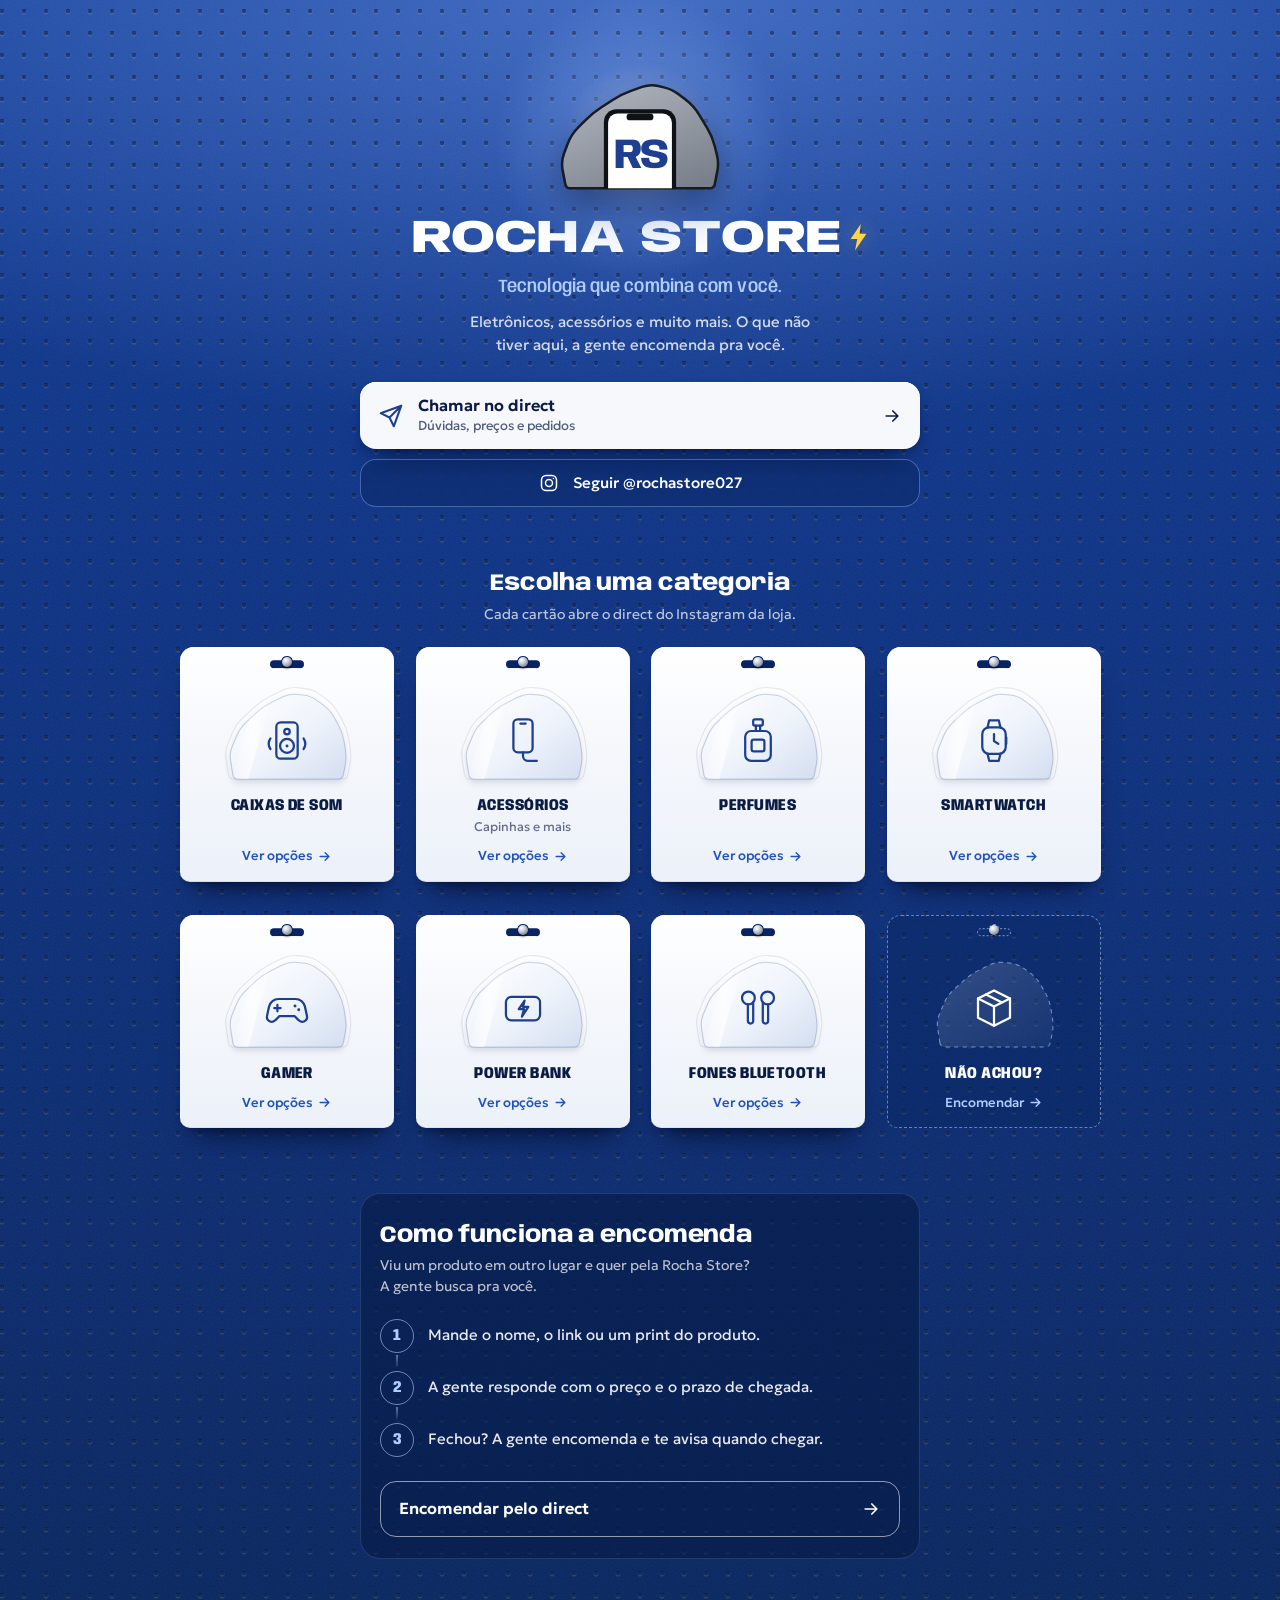
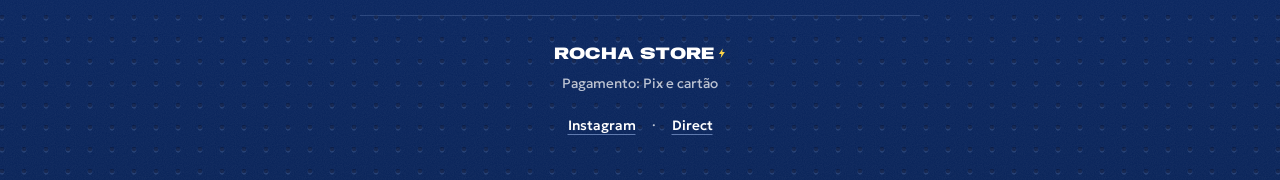
<file: index.html>
<!doctype html>
<html lang="pt-BR">
<head>
  <meta charset="utf-8">
  <meta name="viewport" content="width=device-width, initial-scale=1, viewport-fit=cover">
  <title>Rocha Store · Tecnologia que combina com você</title>
  <meta name="description" content="Caixas de som, fones Bluetooth, smartwatches, power banks, acessórios, perfumes e linha gamer. Escolha a categoria e peça direto pelo WhatsApp. Produtos sob encomenda.">
  <meta name="theme-color" content="#0B2F7E">

  <meta property="og:type" content="website">
  <meta property="og:title" content="Rocha Store ⚡">
  <meta property="og:description" content="Tecnologia que combina com você. Eletrônicos, acessórios e produtos sob encomenda.">
  <link rel="canonical" href="https://rocha-store-027.pages.dev/">
  <meta property="og:url" content="https://rocha-store-027.pages.dev/">
  <meta property="og:image" content="https://rocha-store-027.pages.dev/assets/img/og.jpg">
  <meta property="og:image:width" content="1200">
  <meta property="og:image:height" content="630">
  <meta property="og:locale" content="pt_BR">
  <meta name="twitter:card" content="summary_large_image">

  <link rel="icon" href="assets/img/favicon.svg" type="image/svg+xml">
  <link rel="apple-touch-icon" href="assets/img/apple-touch-icon.png">

  <link rel="preconnect" href="https://fonts.googleapis.com">
  <link rel="preconnect" href="https://fonts.gstatic.com" crossorigin>
  <link rel="stylesheet" href="https://fonts.googleapis.com/css2?family=Anybody:wdth,wght@50..150,400..900&family=Geologica:wght@300..700&display=swap">
  <link rel="stylesheet" href="assets/css/style.css">
</head>
<body>
  <!-- Desenhos compartilhados: gradiente da bolha de blister e recorte em forma de rocha -->
  <svg class="defs" width="0" height="0" aria-hidden="true" focusable="false">
    <defs>
      <linearGradient id="bolha" x1="0" y1="0" x2="1" y2="1">
        <stop offset="0" stop-color="#FFFFFF"/>
        <stop offset=".55" stop-color="#EEF3FB"/>
        <stop offset="1" stop-color="#D3DEF1"/>
      </linearGradient>
      <linearGradient id="bolha-vazia" x1="0" y1="0" x2="1" y2="1">
        <stop offset="0" stop-color="#FFFFFF" stop-opacity=".16"/>
        <stop offset="1" stop-color="#FFFFFF" stop-opacity=".04"/>
      </linearGradient>
      <linearGradient id="brilho" x1="0" y1="0" x2="1" y2="0">
        <stop offset="0" stop-color="#FFFFFF" stop-opacity="0"/>
        <stop offset=".5" stop-color="#FFFFFF" stop-opacity=".9"/>
        <stop offset="1" stop-color="#FFFFFF" stop-opacity="0"/>
      </linearGradient>
      <linearGradient id="pedra" x1=".2" y1="0" x2=".8" y2="1">
        <stop offset="0" stop-color="#AEB3BC"/>
        <stop offset="1" stop-color="#7A808B"/>
      </linearGradient>
      <clipPath id="corte-bolha">
        <path d="M9.3 86.1L7.2 72.9Q6 66 8.7 59.5L12.9 49.4Q16 42 21.9 36.6L32.1 27.4Q38 22 45.2 18.4L55.7 13.1Q62 10 69 10.7L75 11.3Q82 12 87.7 16.1L93.5 20.3Q100 25 104 31.9L108 39.1Q112 46 113.3 53.9L114.8 63.1Q116 70 114.6 76.9L112.8 86.1Q112 90 108 90L14 90Q10 90 9.3 86.1Z"/>
      </clipPath>
      <clipPath id="corte-bolha-larga">
        <path d="M9.4 100L7.1 83.9Q6 76 9.6 68.8L16 56Q20 48 27.1 42.4L40.9 31.6Q48 26 56.2 22.4L72.7 15.2Q80 12 88 12L100 12Q108 12 114.9 16L124.2 21.5Q132 26 137.1 33.4L144.9 44.6Q150 52 151.9 60.8L154.3 72.2Q156 80 154.7 87.9L152.7 100.1Q152 104 148 104L14 104Q10 104 9.4 100Z"/>
      </clipPath>
      <clipPath id="corte-celular">
        <rect x="0" y="0" width="200" height="148"/>
      </clipPath>
    </defs>
  </svg>

  <a class="pular" href="#parede">Pular para as categorias</a>

  <main class="pagina">
    <header class="topo">
      <div class="emblema" aria-hidden="true">
        <svg viewBox="0 0 200 160" class="emblema__svg">
          <path class="emblema__rocha" fill="url(#pedra)" d="M11.1 143.1L7.8 125.8Q6 116 9.5 106.6L13.8 95.2Q18 84 26.5 75.5L35.5 66.5Q44 58 54.1 51.5L67.9 42.5Q78 36 89.3 32L102.6 27.3Q112 24 121.7 26.2L128.3 27.8Q138 30 145.9 36.1L154.5 42.7Q164 50 170.3 60.2L179.7 75.8Q186 86 188.9 97.6L191.6 108.3Q194 118 192 127.8L189 143.1Q188 148 183 148L17 148Q12 148 11.1 143.1Z"/>
          <g clip-path="url(#corte-celular)">
            <rect x="57" y="54" width="86" height="120" rx="15" fill="#0E1116"/>
            <rect x="62" y="59" width="76" height="110" rx="11" fill="#FFFFFF"/>
            <rect x="84" y="59" width="32" height="8" rx="4" fill="#0E1116"/>
          </g>
          <text x="100" y="124" text-anchor="middle" class="emblema__rs">RS</text>
        </svg>
      </div>

      <h1 class="marca">Rocha Store<svg class="marca__raio" viewBox="0 0 24 32" aria-hidden="true"><path d="M14.5 1 3 18h7.5L8 31 21 12h-7.8z"/></svg></h1>
      <p class="slogan" data-texto="slogan">Tecnologia que combina com você.</p>
      <p class="apresentacao">Eletrônicos, acessórios e muito mais. O que não tiver aqui, a gente encomenda pra você.</p>

      <div class="acoes">
        <a class="botao botao--principal" data-contato data-mensagem="geral" href="#" target="_blank" rel="noopener">
          <svg class="botao__icone" data-icone-contato viewBox="0 0 24 24" aria-hidden="true"><path d="M12 2.2a9.7 9.7 0 0 0-8.4 14.6L2.3 21.8l5.1-1.3A9.7 9.7 0 1 0 12 2.2Zm0 17.7a8 8 0 0 1-4.1-1.1l-.3-.2-3 .8.8-2.9-.2-.3A8 8 0 1 1 12 19.9Zm4.4-6c-.2-.1-1.4-.7-1.7-.8-.2-.1-.4-.1-.5.1l-.8.9c-.1.2-.3.2-.5.1a6.6 6.6 0 0 1-3.3-2.9c-.2-.4.2-.4.7-1.3.1-.2 0-.3 0-.4l-.8-1.8c-.2-.5-.4-.4-.5-.4h-.5a.9.9 0 0 0-.7.3 2.8 2.8 0 0 0-.9 2.1 4.9 4.9 0 0 0 1 2.6 11.2 11.2 0 0 0 4.3 3.8c1.6.7 2.2.8 3 .6a2.5 2.5 0 0 0 1.7-1.2 2 2 0 0 0 .1-1.2c0-.1-.2-.2-.4-.3Z"/></svg>
          <span class="botao__texto">
            <span class="botao__rotulo" data-rotulo-contato>Chamar no WhatsApp</span>
            <span class="botao__apoio">Dúvidas, preços e pedidos</span>
          </span>
          <svg class="botao__seta" viewBox="0 0 24 24" aria-hidden="true"><path d="M5 12h13M13 6l6 6-6 6"/></svg>
        </a>
        <a class="botao botao--secundario" data-instagram href="https://www.instagram.com/rochastore027/" target="_blank" rel="noopener">
          <svg class="botao__icone" viewBox="0 0 24 24" aria-hidden="true"><rect x="3" y="3" width="18" height="18" rx="5.5"/><circle cx="12" cy="12" r="4.2"/><circle cx="17.3" cy="6.7" r=".9" class="cheio"/></svg>
          <span class="botao__rotulo">Seguir <span data-arroba>@rochastore027</span></span>
        </a>
      </div>
    </header>

    <section class="parede" id="parede" aria-labelledby="t-parede">
      <div class="secao-cabeca">
        <h2 id="t-parede">Escolha uma categoria</h2>
        <p data-ajuda-categorias>Cada cartão abre o WhatsApp com a mensagem pronta.</p>
      </div>
      <ul class="ganchos" data-ganchos>
        <!-- preenchido por main.js a partir de config.js -->
      </ul>
      <noscript>
        <p class="sem-js">Para ver as categorias, ative o JavaScript ou chame a gente no Instagram: <a href="https://www.instagram.com/rochastore027/">@rochastore027</a>.</p>
      </noscript>
    </section>

    <section class="sorteio" data-sorteio hidden aria-labelledby="t-sorteio">
      <a class="cartela" data-sorteio-link href="#" target="_blank" rel="noopener">
        <span class="furo furo--esq" aria-hidden="true"><span class="pino"></span></span>
        <span class="furo furo--dir" aria-hidden="true"><span class="pino"></span></span>
        <span class="cartela__texto">
          <span class="selo" data-sorteio-selo>Sorteio no Instagram</span>
          <span class="cartela__titulo" id="t-sorteio" data-sorteio-titulo>Concorra a um carregador portátil</span>
          <span class="cartela__corpo" data-sorteio-texto></span>
          <span class="cartela__acao"><span data-sorteio-botao>Ver post do sorteio</span><svg viewBox="0 0 24 24" aria-hidden="true"><path d="M5 12h13M13 6l6 6-6 6"/></svg></span>
        </span>
        <span class="cartela__bolha" aria-hidden="true">
          <svg viewBox="0 0 160 112">
            <path class="bolha__aba" d="M9.4 100L7.1 83.9Q6 76 9.6 68.8L16 56Q20 48 27.1 42.4L40.9 31.6Q48 26 56.2 22.4L72.7 15.2Q80 12 88 12L100 12Q108 12 114.9 16L124.2 21.5Q132 26 137.1 33.4L144.9 44.6Q150 52 151.9 60.8L154.3 72.2Q156 80 154.7 87.9L152.7 100.1Q152 104 148 104L14 104Q10 104 9.4 100Z" transform="translate(80 104) scale(1.07) translate(-80 -104)"/>
            <path class="bolha__casca" fill="url(#bolha)" d="M9.4 100L7.1 83.9Q6 76 9.6 68.8L16 56Q20 48 27.1 42.4L40.9 31.6Q48 26 56.2 22.4L72.7 15.2Q80 12 88 12L100 12Q108 12 114.9 16L124.2 21.5Q132 26 137.1 33.4L144.9 44.6Q150 52 151.9 60.8L154.3 72.2Q156 80 154.7 87.9L152.7 100.1Q152 104 148 104L14 104Q10 104 9.4 100Z"/>
            <g clip-path="url(#corte-bolha-larga)"><path class="bolha__reflexo" d="M44 0h20L28 112H8Z"/></g>
            <g class="bolha__icone" transform="translate(44 30) scale(1.5)">
              <rect x="8" y="13" width="32" height="22" rx="5"/><path d="m25.5 16.5-5.5 8h5l-2 7 6-9h-5z"/>
            </g>
          </svg>
        </span>
        <span class="fita" aria-hidden="true"><span>Novidade • Novidade • Novidade • Novidade • Novidade • Novidade • Novidade •</span></span>
      </a>
    </section>

    <section class="encomenda" id="encomenda" aria-labelledby="t-encomenda">
      <div class="secao-cabeca">
        <h2 id="t-encomenda">Como funciona a encomenda</h2>
        <p>Viu um produto em outro lugar e quer pela Rocha Store? A gente busca pra você.</p>
      </div>
      <ol class="passos">
        <li><span class="passos__n" aria-hidden="true">1</span><p>Mande o nome, o link ou um print do produto.</p></li>
        <li><span class="passos__n" aria-hidden="true">2</span><p>A gente responde com o preço e o prazo de chegada.</p></li>
        <li><span class="passos__n" aria-hidden="true">3</span><p>Fechou? A gente encomenda e te avisa quando chegar.</p></li>
      </ol>
      <a class="botao botao--linha" data-contato data-mensagem="encomenda" href="#" target="_blank" rel="noopener">
        <span class="botao__rotulo" data-rotulo-encomenda>Encomendar pelo WhatsApp</span>
        <svg class="botao__seta" viewBox="0 0 24 24" aria-hidden="true"><path d="M5 12h13M13 6l6 6-6 6"/></svg>
      </a>
    </section>

    <footer class="rodape">
      <p class="rodape__marca">Rocha Store<svg class="marca__raio" viewBox="0 0 24 32" aria-hidden="true"><path d="M14.5 1 3 18h7.5L8 31 21 12h-7.8z"/></svg></p>
      <p class="rodape__pagamento" data-pagamento hidden></p>
      <p class="rodape__links">
        <a data-instagram href="https://www.instagram.com/rochastore027/" target="_blank" rel="noopener">Instagram</a>
        <span aria-hidden="true">·</span>
        <a data-contato data-mensagem="geral" href="#" target="_blank" rel="noopener" data-rotulo-curto>WhatsApp</a>
      </p>
    </footer>
  </main>

  <script src="assets/js/config.js"></script>
  <script src="assets/js/main.js"></script>
</body>
</html>
</file>
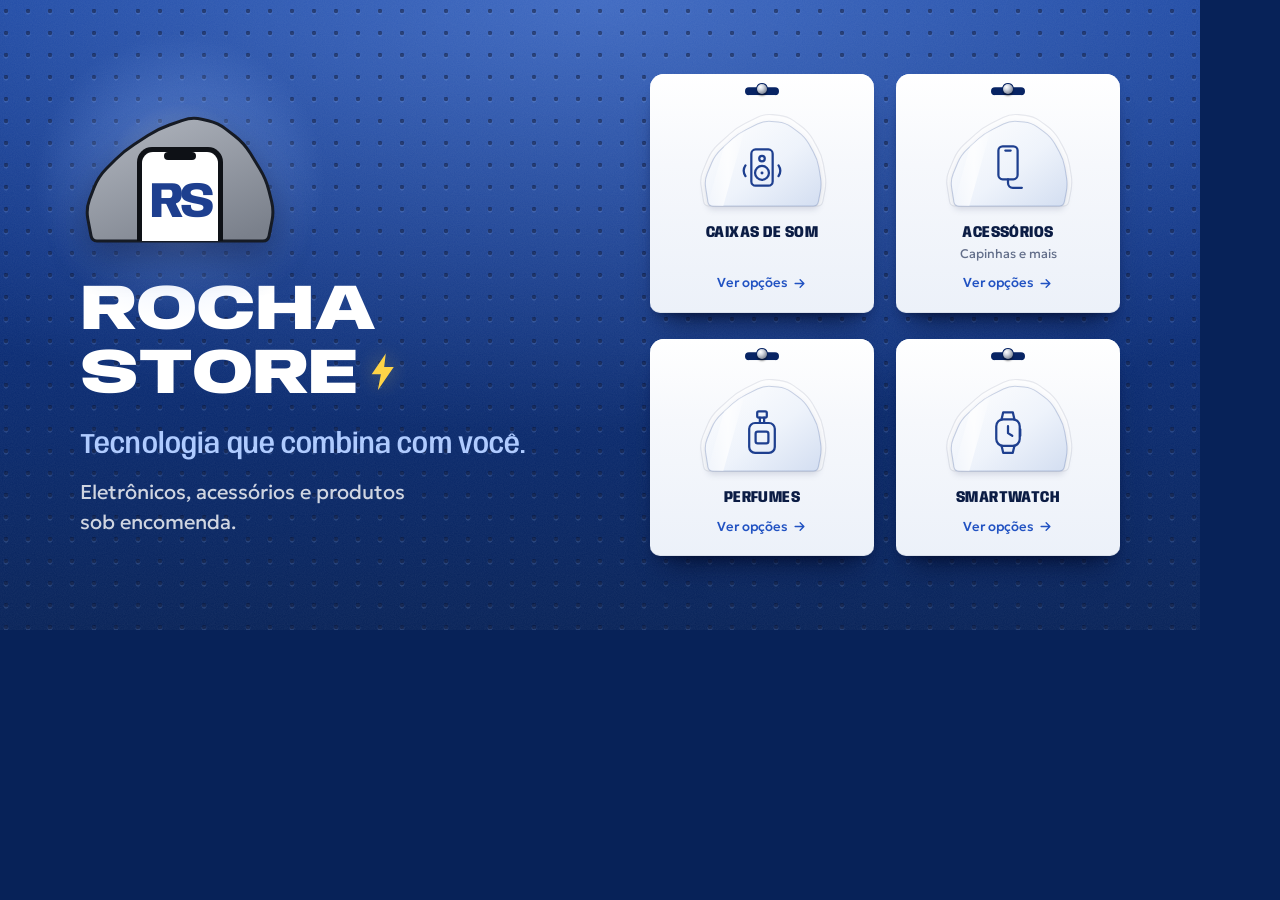
<file: og/index.html>
<!doctype html>
<html lang="pt-BR">
<head>
<meta charset="utf-8">
<title>Rocha Store · imagem de compartilhamento</title>
<meta name="robots" content="noindex">
<!-- Molde da imagem de compartilhamento (assets/img/og.jpg), 1200×630.
     Para regerar: abra esta página com a janela em 1200×630 e tire um print. -->
<link rel="stylesheet" href="https://fonts.googleapis.com/css2?family=Anybody:wdth,wght@50..150,400..900&family=Geologica:wght@300..700&display=swap">
<link rel="stylesheet" href="../assets/css/style.css">
<style>
  body { width: 1200px; height: 630px; min-height: 0; overflow: hidden; }
  .og { position: relative; z-index: 1; display: grid; grid-template-columns: 1fr 470px; align-items: center; height: 100%; padding: 0 80px; gap: 40px; }
  .og .topo { align-items: flex-start; text-align: left; }
  .og .emblema { width: 200px; margin-bottom: 26px; }
  .og .marca { font-size: 64px; }
  .og .slogan { font-size: 28px; margin-top: 18px; }
  .og .apresentacao { font-size: 20px; max-width: 30ch; }
  .og .ganchos { grid-template-columns: repeat(2, 1fr); gap: 26px 22px; }
  .og .etiqueta { padding-bottom: 20px; }
</style>
</head>
<body>
  <div class="og">
    <header class="topo">
      <div class="emblema" aria-hidden="true">
        <svg viewBox="0 0 200 160" class="emblema__svg">
          <defs>
            <linearGradient id="pedra" x1=".2" y1="0" x2=".8" y2="1"><stop offset="0" stop-color="#AEB3BC"/><stop offset="1" stop-color="#7A808B"/></linearGradient>
            <clipPath id="corte-celular"><rect x="0" y="0" width="200" height="148"/></clipPath>
          </defs>
          <path class="emblema__rocha" fill="url(#pedra)" d="M11.1 143.1L7.8 125.8Q6 116 9.5 106.6L13.8 95.2Q18 84 26.5 75.5L35.5 66.5Q44 58 54.1 51.5L67.9 42.5Q78 36 89.3 32L102.6 27.3Q112 24 121.7 26.2L128.3 27.8Q138 30 145.9 36.1L154.5 42.7Q164 50 170.3 60.2L179.7 75.8Q186 86 188.9 97.6L191.6 108.3Q194 118 192 127.8L189 143.1Q188 148 183 148L17 148Q12 148 11.1 143.1Z"/>
          <g clip-path="url(#corte-celular)">
            <rect x="57" y="54" width="86" height="120" rx="15" fill="#0E1116"/>
            <rect x="62" y="59" width="76" height="110" rx="11" fill="#FFFFFF"/>
            <rect x="84" y="59" width="32" height="8" rx="4" fill="#0E1116"/>
          </g>
          <text x="100" y="124" text-anchor="middle" class="emblema__rs">RS</text>
        </svg>
      </div>
      <h1 class="marca">Rocha Store<svg class="marca__raio" viewBox="0 0 24 32" aria-hidden="true"><path d="M14.5 1 3 18h7.5L8 31 21 12h-7.8z"/></svg></h1>
      <p class="slogan">Tecnologia que combina com você.</p>
      <p class="apresentacao">Eletrônicos, acessórios e produtos sob encomenda.</p>
    </header>
    <ul class="ganchos" data-ganchos></ul>
  </div>
  <svg class="defs" width="0" height="0" aria-hidden="true">
    <defs>
      <linearGradient id="bolha" x1="0" y1="0" x2="1" y2="1"><stop offset="0" stop-color="#FFFFFF"/><stop offset=".55" stop-color="#EEF3FB"/><stop offset="1" stop-color="#D3DEF1"/></linearGradient>
      <linearGradient id="brilho" x1="0" y1="0" x2="1" y2="0"><stop offset="0" stop-color="#FFFFFF" stop-opacity="0"/><stop offset=".5" stop-color="#FFFFFF" stop-opacity=".9"/><stop offset="1" stop-color="#FFFFFF" stop-opacity="0"/></linearGradient>
      <clipPath id="corte-bolha"><path d="M9.3 86.1L7.2 72.9Q6 66 8.7 59.5L12.9 49.4Q16 42 21.9 36.6L32.1 27.4Q38 22 45.2 18.4L55.7 13.1Q62 10 69 10.7L75 11.3Q82 12 87.7 16.1L93.5 20.3Q100 25 104 31.9L108 39.1Q112 46 113.3 53.9L114.8 63.1Q116 70 114.6 76.9L112.8 86.1Q112 90 108 90L14 90Q10 90 9.3 86.1Z"/></clipPath>
    </defs>
  </svg>
  <script src="../assets/js/config.js"></script>
  <!-- só as 4 primeiras categorias, sem a cartela de encomenda -->
  <script>window.ROCHA.categorias = window.ROCHA.categorias.slice(0, 4);</script>
  <script src="../assets/js/main.js"></script>
  <script>
    const ultimo = document.querySelector('.etiqueta--vazia');
    if (ultimo) ultimo.closest('li').remove();
  </script>
</body>
</html>
</file>
<file: assets/css/style.css>
/* ==========================================================
   ROCHA STORE — biolink
   Conceito: a parede de ganchos de uma loja de acessórios.
   Cada categoria é uma cartela de blister pendurada num pino,
   com a bolha no formato da rocha do logo.
   ========================================================== */

:root {
  /* cor */
  --parede: #0B2F7E;        /* cobalto dos posts da loja */
  --parede-alta: #0F3A95;
  --parede-baixa: #072258;
  --furo: rgba(2, 12, 44, .52);
  --marinho: #0B1C44;       /* tinta principal */
  --rs: #1E3F8F;            /* azul do monograma RS */
  --pedra: #9298A2;         /* a rocha do logo */
  --cartao: #F6F8FC;        /* papel-cartão da cartela */
  --ceu: #AFCBFF;           /* luz da vitrine */
  --raio: #FFD447;          /* o ⚡ da bio — usado só no raio */
  --fita: #C3C7CE;          /* fita "NOVIDADE" dos posts */
  --branco-70: rgba(255, 255, 255, .72);

  /* tipo */
  --f-display: "Anybody", "Arial Narrow", system-ui, sans-serif;
  --f-texto: "Geologica", system-ui, -apple-system, "Segoe UI", sans-serif;

  /* medidas */
  --coluna: 560px;
  --margem: 16px;
  --raio-cartao: 14px;
  --passo-furo: 22px;

  /* movimento */
  --mola: cubic-bezier(.3, .7, .3, 1);
}

*,
*::before,
*::after { box-sizing: border-box; }

/* o html tem fundo próprio para que o fundo do body cubra a página inteira
   (e não só a primeira tela) */
html {
  background: var(--parede-baixa);
  -webkit-text-size-adjust: 100%;
  text-size-adjust: 100%;
}

body {
  margin: 0;
  min-height: 100vh;
  font-family: var(--f-texto);
  font-size: 16px;
  line-height: 1.5;
  color: #fff;
  background-color: var(--parede);
  /* parede perfurada: furo escuro + borda inferior iluminada + luz de vitrine */
  background-image:
    radial-gradient(circle at 50% 50%, var(--furo) 0 1.9px, transparent 2.5px),
    radial-gradient(circle at 50% calc(50% + 1.2px), rgba(175, 203, 255, .14) 0 2.1px, transparent 2.8px),
    radial-gradient(120% 620px at 50% 0, rgba(130, 172, 255, .42), rgba(130, 172, 255, 0) 70%),
    linear-gradient(180deg, var(--parede-alta) 0, var(--parede) 40%, var(--parede-baixa) 100%);
  background-size: var(--passo-furo) var(--passo-furo), var(--passo-furo) var(--passo-furo), 100% 100%, 100% 100%;
  background-repeat: repeat, repeat, no-repeat, no-repeat;
  background-position: center top;
  -webkit-font-smoothing: antialiased;
  -moz-osx-font-smoothing: grayscale;
  overflow-x: hidden;
}

/* grão da chapa pintada */
body { position: relative; }
body::before {
  content: "";
  position: absolute;
  inset: 0;
  pointer-events: none;
  z-index: 0;
  opacity: .07;
  background-image: url("data:image/svg+xml,%3Csvg xmlns='http://www.w3.org/2000/svg' width='160' height='160'%3E%3Cfilter id='n'%3E%3CfeTurbulence type='fractalNoise' baseFrequency='.9' numOctaves='2' stitchTiles='stitch'/%3E%3CfeColorMatrix values='0 0 0 0 1 0 0 0 0 1 0 0 0 0 1 0 0 0 .9 0'/%3E%3C/filter%3E%3Crect width='100%25' height='100%25' filter='url(%23n)'/%3E%3C/svg%3E");
}

.defs { position: absolute; width: 0; height: 0; overflow: hidden; }

a { color: inherit; }

:focus-visible {
  outline: 3px solid var(--ceu);
  outline-offset: 4px;
  border-radius: 6px;
}

.pular {
  position: absolute;
  left: 50%;
  top: 8px;
  transform: translate(-50%, -160%);
  z-index: 10;
  padding: 10px 16px;
  border-radius: 999px;
  background: var(--cartao);
  color: var(--marinho);
  font-weight: 600;
  font-size: 14px;
  text-decoration: none;
  transition: transform .2s ease;
}
.pular:focus-visible { transform: translate(-50%, 0); }

.pagina {
  position: relative;
  z-index: 1;
  width: min(100% - var(--margem) * 2, var(--coluna));
  margin-inline: auto;
  padding: max(40px, env(safe-area-inset-top)) 0 max(32px, env(safe-area-inset-bottom));
}

/* ---------------------------------------------------------- */
/* Topo                                                         */
/* ---------------------------------------------------------- */

.topo {
  display: flex;
  flex-direction: column;
  align-items: center;
  text-align: center;
}

.emblema {
  position: relative;
  width: 168px;
  margin-bottom: 18px;
}
/* o halo de luz atrás do logo, como no post "Novidade" */
.emblema::before {
  content: "";
  position: absolute;
  left: 50%;
  top: 54%;
  width: 290px;
  aspect-ratio: 1;
  transform: translate(-50%, -50%);
  border-radius: 50%;
  background: radial-gradient(closest-side, rgba(214, 228, 255, .62), rgba(150, 186, 255, .22) 52%, rgba(150, 186, 255, 0) 100%);
  pointer-events: none;
}
.emblema__svg {
  position: relative;
  display: block;
  width: 100%;
  height: auto;
  overflow: visible;
  filter: drop-shadow(0 14px 18px rgba(2, 12, 44, .45));
}
.emblema__rocha {
  stroke: #161B24;
  stroke-width: 3;
  stroke-linejoin: round;
}
.emblema__rs {
  font-family: var(--f-display);
  font-stretch: 100%;
  font-weight: 760;
  font-size: 50px;
  letter-spacing: -4px;
  fill: var(--rs);
}

.marca {
  margin: 0;
  font-family: var(--f-display);
  font-stretch: 128%;
  font-weight: 860;
  font-size: clamp(30px, 9vw, 46px);
  line-height: 1;
  letter-spacing: -.01em;
  text-transform: uppercase;
  text-wrap: balance;
}
.marca__raio {
  display: inline-block;
  width: .46em;
  height: .62em;
  margin-left: .14em;
  vertical-align: .02em;
  fill: var(--raio);
  filter: drop-shadow(0 0 10px rgba(255, 212, 71, .35));
}

.slogan {
  margin: 12px 0 0;
  font-family: var(--f-display);
  font-stretch: 92%;
  font-weight: 560;
  font-size: 18px;
  letter-spacing: .005em;
  color: var(--ceu);
}

.apresentacao {
  max-width: 34ch;
  margin: 10px 0 0;
  font-size: 15px;
  font-weight: 400;
  color: rgba(255, 255, 255, .8);
  text-wrap: pretty;
}

/* ---------------------------------------------------------- */
/* Botões                                                       */
/* ---------------------------------------------------------- */

.acoes {
  display: grid;
  gap: 10px;
  width: 100%;
  margin-top: 26px;
}

.botao {
  display: flex;
  align-items: center;
  gap: 14px;
  min-height: 48px;
  text-decoration: none;
  border-radius: 16px;
  -webkit-tap-highlight-color: transparent;
  transition: transform .18s ease, background-color .18s ease, border-color .18s ease, box-shadow .18s ease;
}
.botao svg { flex: none; }
.botao__icone { width: 26px; height: 26px; }
.botao__seta {
  width: 20px;
  height: 20px;
  margin-left: auto;
  fill: none;
  stroke: currentColor;
  stroke-width: 2;
  stroke-linecap: round;
  stroke-linejoin: round;
  transition: transform .18s ease;
}
.botao__texto { display: grid; text-align: left; }
.botao__rotulo { font-weight: 600; font-size: 16px; line-height: 1.2; }
.botao__apoio { font-size: 13px; font-weight: 400; opacity: .7; }

.botao--principal {
  padding: 14px 18px;
  min-height: 64px;
  background: var(--cartao);
  color: var(--marinho);
  box-shadow:
    inset 0 1px 0 #fff,
    0 18px 30px -16px rgba(2, 10, 40, .8),
    0 3px 8px -3px rgba(2, 10, 40, .4);
}
.botao--principal .botao__icone { fill: var(--rs); }

.botao--secundario {
  justify-content: center;
  padding: 10px 18px;
  color: #fff;
  border: 1px solid rgba(175, 203, 255, .36);
  background: rgba(7, 34, 88, .35);
  -webkit-backdrop-filter: blur(2px);
  backdrop-filter: blur(2px);
}
.botao--secundario .botao__icone {
  width: 20px;
  height: 20px;
  fill: none;
  stroke: currentColor;
  stroke-width: 1.8;
}
.botao--secundario .cheio { fill: currentColor; stroke: none; }
.botao--secundario .botao__rotulo { font-size: 15px; font-weight: 500; }

.botao--linha {
  justify-content: space-between;
  padding: 14px 18px;
  min-height: 56px;
  color: #fff;
  border: 1.5px solid rgba(255, 255, 255, .55);
}

@media (hover: hover) {
  .botao:hover .botao__seta { transform: translateX(3px); }
  .botao--principal:hover { transform: translateY(-1px); }
  .botao--secundario:hover { background: rgba(7, 34, 88, .6); border-color: rgba(175, 203, 255, .6); }
  .botao--linha:hover { background: rgba(255, 255, 255, .08); border-color: #fff; }
}
.botao:active { transform: translateY(1px); }

/* ---------------------------------------------------------- */
/* Cabeçalhos de seção                                          */
/* ---------------------------------------------------------- */

.secao-cabeca { margin-bottom: 22px; text-align: center; }
.secao-cabeca h2 {
  margin: 0;
  font-family: var(--f-display);
  font-stretch: 104%;
  font-weight: 760;
  font-size: 23px;
  line-height: 1.15;
  letter-spacing: -.005em;
  text-wrap: balance;
}
.secao-cabeca p {
  max-width: 38ch;
  margin: 6px auto 0;
  font-size: 14px;
  font-weight: 350;
  color: var(--branco-70);
  text-wrap: pretty;
}

/* ---------------------------------------------------------- */
/* A parede                                                     */
/* ---------------------------------------------------------- */

.parede { margin-top: 64px; }

.ganchos {
  list-style: none;
  margin: 0;
  padding: 0;
  display: grid;
  grid-template-columns: repeat(2, minmax(0, 1fr));
  gap: 26px 14px;
}

.gancho {
  /* o pino fica 15px abaixo do topo da cartela: é dali que ela balança */
  transform-origin: 50% 15px;
}

.etiqueta {
  position: relative;
  display: flex;
  flex-direction: column;
  align-items: center;
  height: 100%;
  padding: 34px 12px 16px;
  text-align: center;
  text-decoration: none;
  color: var(--marinho);
  background:
    linear-gradient(180deg, #fff 0, var(--cartao) 38%, #ECF1F9 100%);
  border-radius: var(--raio-cartao) var(--raio-cartao) 10px 10px;
  box-shadow:
    inset 0 1px 0 #fff,
    inset 0 -1px 0 rgba(11, 28, 68, .08),
    0 20px 26px -16px rgba(2, 10, 40, .85),
    0 6px 10px -6px rgba(2, 10, 40, .5);
  transform-origin: 50% 15px;
  -webkit-tap-highlight-color: transparent;
}
.etiqueta:focus-visible { outline-offset: 5px; border-radius: var(--raio-cartao); }

/* o furo "euro slot" da cartela e o pino que a segura */
.furo {
  position: absolute;
  top: 9px;
  left: 50%;
  width: 34px;
  height: 14px;
  transform: translateX(-50%);
  background: url("data:image/svg+xml,%3Csvg xmlns='http://www.w3.org/2000/svg' viewBox='0 0 34 14'%3E%3Cpath fill='%23082464' d='M17 0a6 6 0 0 1 5.7 4.2H30a4 4 0 0 1 0 8H4a4 4 0 0 1 0-8h7.3A6 6 0 0 1 17 0Z'/%3E%3Cpath fill='none' stroke='%23fff' stroke-opacity='.9' d='M3.6 12.6h26.8'/%3E%3C/svg%3E") center / contain no-repeat;
}
.pino {
  position: absolute;
  left: 50%;
  top: 1px;
  width: 10px;
  height: 10px;
  transform: translateX(-50%);
  border-radius: 50%;
  background: radial-gradient(circle at 35% 30%, #fff 0, #D4D9E2 30%, #8A91A0 70%, #4B5262 100%);
  box-shadow: 0 2px 2px rgba(0, 0, 0, .45);
}

.etiqueta__bolha {
  display: block;
  width: min(100%, 128px);
  margin-top: 2px;
}
.etiqueta__bolha svg,
.cartela__bolha svg {
  display: block;
  width: 100%;
  height: auto;
  overflow: visible;
}

/* a aba plana do plástico, colada na cartela em volta da bolha */
.bolha__aba {
  fill: rgba(255, 255, 255, .55);
  stroke: rgba(11, 28, 68, .09);
  stroke-width: 1;
}
.bolha__casca {
  stroke: rgba(30, 63, 143, .22);
  stroke-width: 1;
  filter: drop-shadow(0 3px 3px rgba(11, 28, 68, .14));
}
.bolha__reflexo { fill: url(#brilho); opacity: .8; }
.bolha__icone {
  fill: none;
  stroke: var(--rs);
  stroke-width: 2.1;
  stroke-linecap: round;
  stroke-linejoin: round;
}
.bolha__icone .cheio { fill: var(--rs); stroke: none; }

.etiqueta__nome {
  margin-top: 12px;
  font-family: var(--f-display);
  font-stretch: 84%;
  font-weight: 800;
  font-size: 16px;
  line-height: 1.08;
  letter-spacing: .03em;
  text-transform: uppercase;
  text-wrap: balance;
}
.etiqueta__detalhe {
  margin-top: 3px;
  font-size: 12.5px;
  font-weight: 400;
  color: rgba(11, 28, 68, .62);
}
.etiqueta__acao {
  display: inline-flex;
  align-items: center;
  gap: 4px;
  margin-top: auto;
  padding-top: 10px;
  font-size: 13px;
  font-weight: 500;
  color: #2152C2;
}
.etiqueta__acao svg {
  width: 15px;
  height: 15px;
  fill: none;
  stroke: currentColor;
  stroke-width: 2.2;
  stroke-linecap: round;
  stroke-linejoin: round;
  transition: transform .18s ease;
}

/* o gancho vazio: espaço do produto que você não encontrou */
.etiqueta--vazia {
  color: #fff;
  background: rgba(7, 34, 88, .28);
  box-shadow: none;
  outline: 1.5px dashed rgba(175, 203, 255, .55);
  outline-offset: -1.5px;
}
.etiqueta--vazia:focus-visible { outline: 3px solid var(--ceu); outline-offset: 5px; }
.etiqueta--vazia .furo {
  background-image: url("data:image/svg+xml,%3Csvg xmlns='http://www.w3.org/2000/svg' viewBox='0 0 34 14'%3E%3Cpath fill='none' stroke='%23AFCBFF' stroke-opacity='.7' stroke-dasharray='2 2' d='M17 .5a5.5 5.5 0 0 1 5.3 4.2H30a3.5 3.5 0 0 1 0 7H4a3.5 3.5 0 0 1 0-7h7.7A5.5 5.5 0 0 1 17 .5Z'/%3E%3C/svg%3E");
}
.etiqueta--vazia .bolha__aba { display: none; }
.etiqueta--vazia .bolha__casca {
  stroke: rgba(175, 203, 255, .6);
  stroke-dasharray: 4 4;
  filter: none;
}
.etiqueta--vazia .bolha__icone { stroke: #fff; }
.etiqueta--vazia .etiqueta__acao { color: var(--ceu); }

@media (hover: hover) {
  .etiqueta:hover { animation: balanco 1.1s var(--mola); }
  .etiqueta:hover .etiqueta__acao svg { transform: translateX(3px); }
  .etiqueta--vazia:hover { background: rgba(7, 34, 88, .45); }
}
.etiqueta:focus-visible { animation: balanco 1.1s var(--mola); }
.etiqueta:active { animation: balanco .9s var(--mola); }

@keyframes balanco {
  0%   { rotate: 0deg; }
  18%  { rotate: 4.5deg; }
  40%  { rotate: -3deg; }
  60%  { rotate: 1.6deg; }
  80%  { rotate: -.6deg; }
  100% { rotate: 0deg; }
}

/* entrada: cada cartela é pendurada no pino e assenta balançando */
.vai-pendurar .gancho { opacity: 0; }
.pendurada .gancho {
  animation: pendurar 1.15s var(--mola) both;
  animation-delay: calc(var(--i) * 75ms);
}
@keyframes pendurar {
  0%   { opacity: 0; translate: 0 -22px; rotate: -8deg; }
  30%  { opacity: 1; translate: 0 0; rotate: 6deg; }
  52%  { rotate: -3.5deg; }
  72%  { rotate: 1.6deg; }
  88%  { rotate: -.5deg; }
  100% { opacity: 1; translate: 0 0; rotate: 0deg; }
}

.sem-js {
  padding: 16px;
  border-radius: 12px;
  background: rgba(7, 34, 88, .5);
  font-size: 14px;
  text-align: center;
}

/* ---------------------------------------------------------- */
/* Sorteio — cartela larga, dois pinos                          */
/* ---------------------------------------------------------- */

.sorteio { margin-top: 56px; }
.sorteio[hidden] { display: none; }

.cartela {
  position: relative;
  display: grid;
  grid-template-columns: minmax(0, 1fr) 38%;
  align-items: center;
  gap: 8px;
  padding: 40px 18px 22px 20px;
  overflow: hidden;
  text-decoration: none;
  color: var(--marinho);
  background: linear-gradient(180deg, #fff 0, var(--cartao) 40%, #E9EFF8 100%);
  border-radius: var(--raio-cartao);
  box-shadow:
    inset 0 1px 0 #fff,
    0 22px 30px -18px rgba(2, 10, 40, .9),
    0 6px 10px -6px rgba(2, 10, 40, .5);
  transform-origin: 50% 15px;
  -webkit-tap-highlight-color: transparent;
}
.cartela:focus-visible { outline-offset: 5px; border-radius: var(--raio-cartao); }
.furo--esq { left: 22%; }
.furo--dir { left: 78%; }

.cartela__texto { position: relative; z-index: 1; display: grid; justify-items: start; }

.selo {
  display: inline-block;
  padding: 4px 9px 4px;
  border-radius: 6px;
  background: var(--rs);
  color: #fff;
  font-size: 11.5px;
  font-weight: 600;
  letter-spacing: .04em;
  text-transform: uppercase;
}
.cartela__titulo {
  margin-top: 10px;
  font-family: var(--f-display);
  font-stretch: 92%;
  font-weight: 820;
  font-size: clamp(20px, 5.6vw, 25px);
  line-height: 1.04;
  text-transform: uppercase;
  text-wrap: balance;
}
.cartela__corpo {
  margin-top: 8px;
  font-size: 14px;
  line-height: 1.45;
  color: rgba(11, 28, 68, .74);
  text-wrap: pretty;
}
.cartela__acao {
  display: inline-flex;
  align-items: center;
  gap: 4px;
  margin-top: 14px;
  font-size: 14px;
  font-weight: 600;
  color: #2152C2;
}
.cartela__acao svg {
  width: 16px;
  height: 16px;
  fill: none;
  stroke: currentColor;
  stroke-width: 2.2;
  stroke-linecap: round;
  stroke-linejoin: round;
  transition: transform .18s ease;
}
.cartela__bolha { position: relative; z-index: 1; align-self: center; margin-bottom: 18px; }

/* a fita "NOVIDADE" dos posts da loja, atravessando o canto */
.fita {
  position: absolute;
  right: -58px;
  bottom: 30px;
  z-index: 2;
  width: 240px;
  padding: 4px 0;
  transform: rotate(-38deg);
  background: var(--fita);
  color: #263043;
  box-shadow: 0 2px 6px rgba(11, 28, 68, .25);
  overflow: hidden;
  white-space: nowrap;
  pointer-events: none;
}
.fita span {
  display: block;
  font-size: 9.5px;
  font-weight: 700;
  letter-spacing: .16em;
  text-transform: uppercase;
}

@media (hover: hover) {
  .cartela:hover { animation: balanco-curto 1.2s var(--mola); }
  .cartela:hover .cartela__acao svg { transform: translateX(3px); }
}
@keyframes balanco-curto {
  0%, 100% { rotate: 0deg; }
  25% { rotate: 1deg; }
  55% { rotate: -.6deg; }
  80% { rotate: .25deg; }
}

/* ---------------------------------------------------------- */
/* Sob encomenda                                                */
/* ---------------------------------------------------------- */

.encomenda {
  margin-top: 64px;
  padding: 30px 20px 22px;
  border-radius: 20px;
  background: rgba(5, 24, 66, .55);
  box-shadow: inset 0 0 0 1px rgba(175, 203, 255, .16);
}
.encomenda .secao-cabeca { text-align: left; }
.encomenda .secao-cabeca p { margin-left: 0; }

.passos {
  list-style: none;
  margin: 0 0 24px;
  padding: 0;
  display: grid;
  gap: 0;
}
.passos li {
  position: relative;
  display: grid;
  grid-template-columns: 34px 1fr;
  gap: 14px;
  padding-bottom: 18px;
}
.passos li:last-child { padding-bottom: 0; }
/* a linha que liga um passo ao próximo */
.passos li:not(:last-child)::before {
  content: "";
  position: absolute;
  left: 16px;
  top: 36px;
  bottom: 4px;
  width: 1.5px;
  background: linear-gradient(rgba(175, 203, 255, .5), rgba(175, 203, 255, .1));
}
.passos__n {
  display: grid;
  place-items: center;
  width: 34px;
  height: 34px;
  border-radius: 50%;
  border: 1.5px solid rgba(175, 203, 255, .6);
  font-family: var(--f-display);
  font-stretch: 80%;
  font-weight: 800;
  font-size: 16px;
  color: var(--ceu);
}
.passos p {
  margin: 0;
  padding-top: 5px;
  font-size: 15px;
  line-height: 1.45;
  color: rgba(255, 255, 255, .9);
}

/* ---------------------------------------------------------- */
/* Rodapé                                                       */
/* ---------------------------------------------------------- */

.rodape {
  margin-top: 56px;
  padding-top: 26px;
  border-top: 1px solid rgba(175, 203, 255, .18);
  text-align: center;
  font-size: 13.5px;
  color: var(--branco-70);
}
.rodape p { margin: 0; }
.rodape__marca {
  font-family: var(--f-display);
  font-stretch: 128%;
  font-weight: 860;
  font-size: 17px;
  text-transform: uppercase;
  color: #fff;
}
.rodape__pagamento { margin-top: 6px !important; }
.rodape__links { margin-top: 10px !important; display: flex; justify-content: center; gap: 10px; }
.rodape__links a {
  display: inline-flex;
  align-items: center;
  min-height: 44px;
  padding-inline: 6px;
  color: #fff;
  font-weight: 500;
  text-decoration: underline;
  text-decoration-color: rgba(175, 203, 255, .5);
  text-underline-offset: 4px;
}
.rodape__links span { align-self: center; }

/* ---------------------------------------------------------- */
/* Telas maiores: a parede abre em 4 colunas                    */
/* ---------------------------------------------------------- */

@media (min-width: 420px) {
  .ganchos { gap: 30px 18px; }
}

@media (min-width: 920px) {
  .pagina { padding-top: 64px; }
  .parede {
    width: min(100vw - 64px, 920px);
    margin-left: 50%;
    transform: translateX(-50%);
  }
  .ganchos { grid-template-columns: repeat(4, minmax(0, 1fr)); gap: 34px 22px; }
}

/* ---------------------------------------------------------- */
/* Movimento reduzido                                           */
/* ---------------------------------------------------------- */

@media (prefers-reduced-motion: reduce) {
  *,
  *::before,
  *::after {
    animation: none !important;
    transition: none !important;
  }
  .vai-pendurar .gancho { opacity: 1; }
}
</file>
